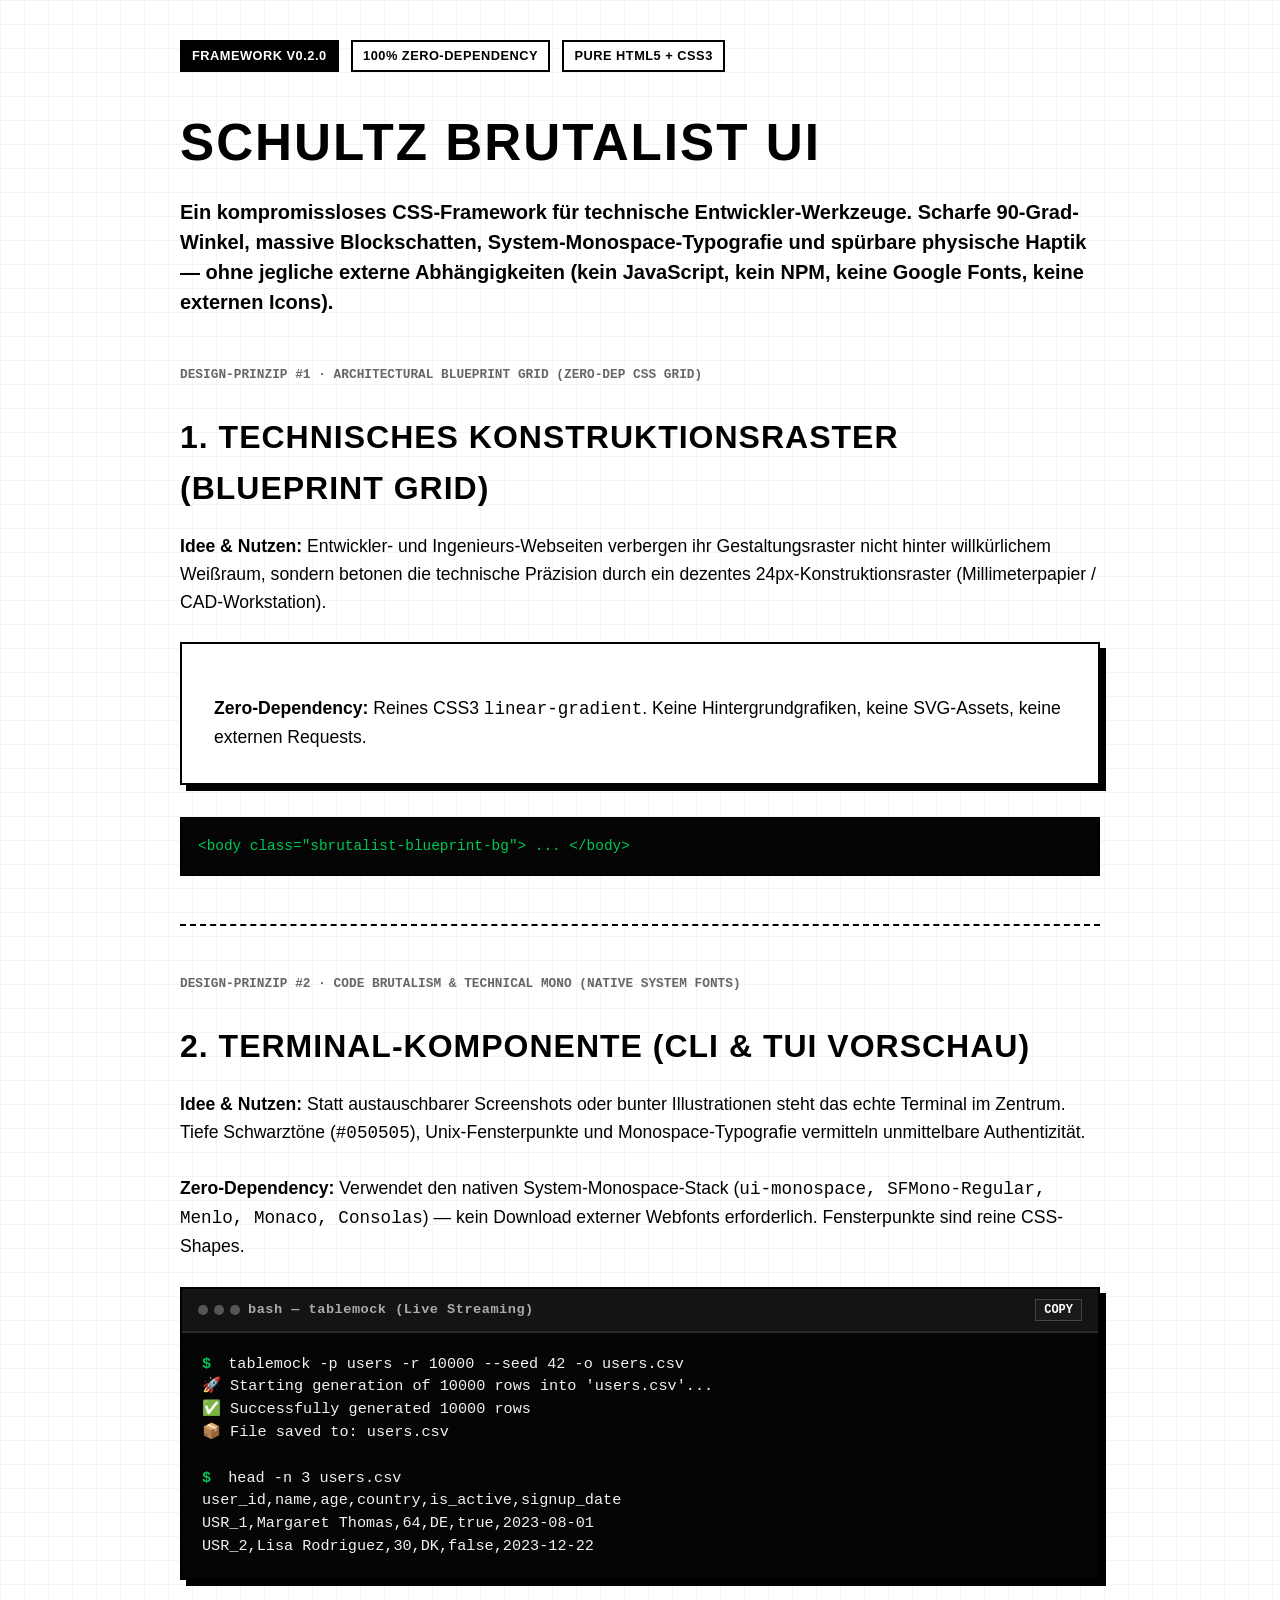
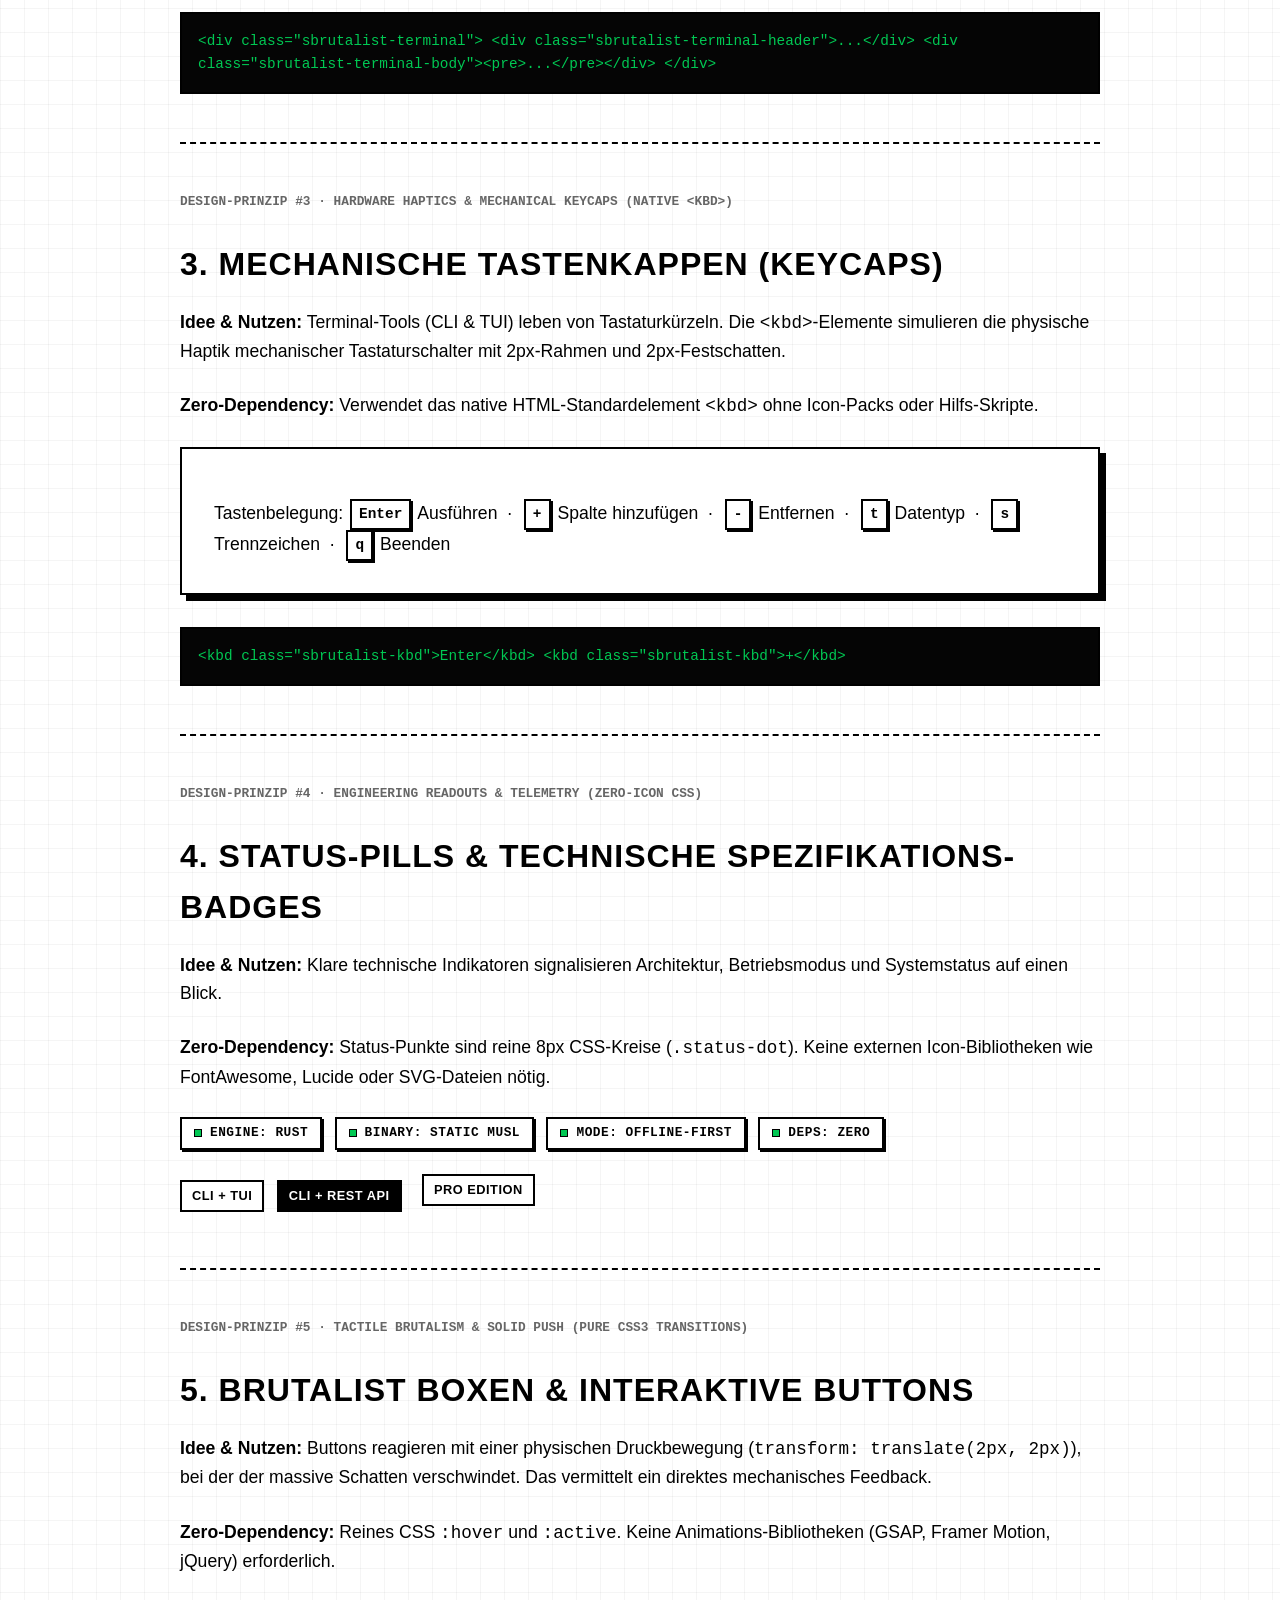
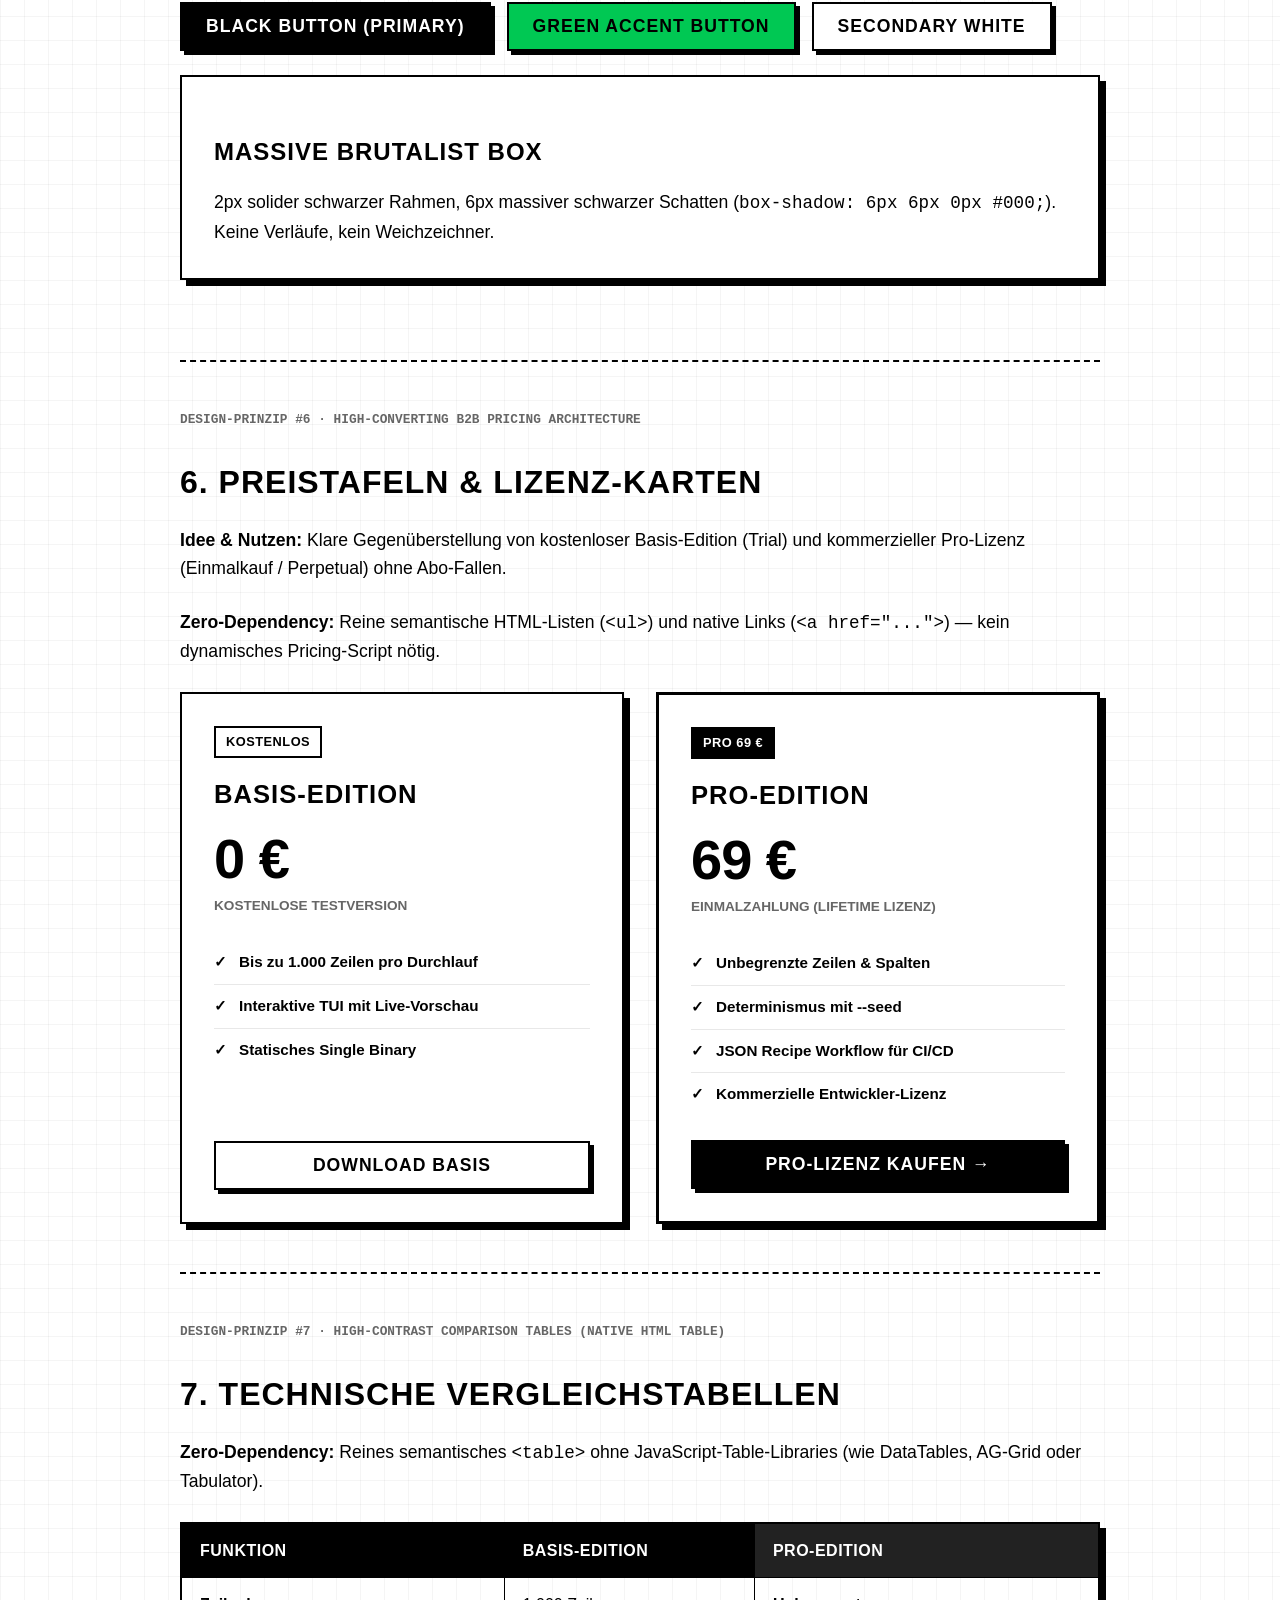
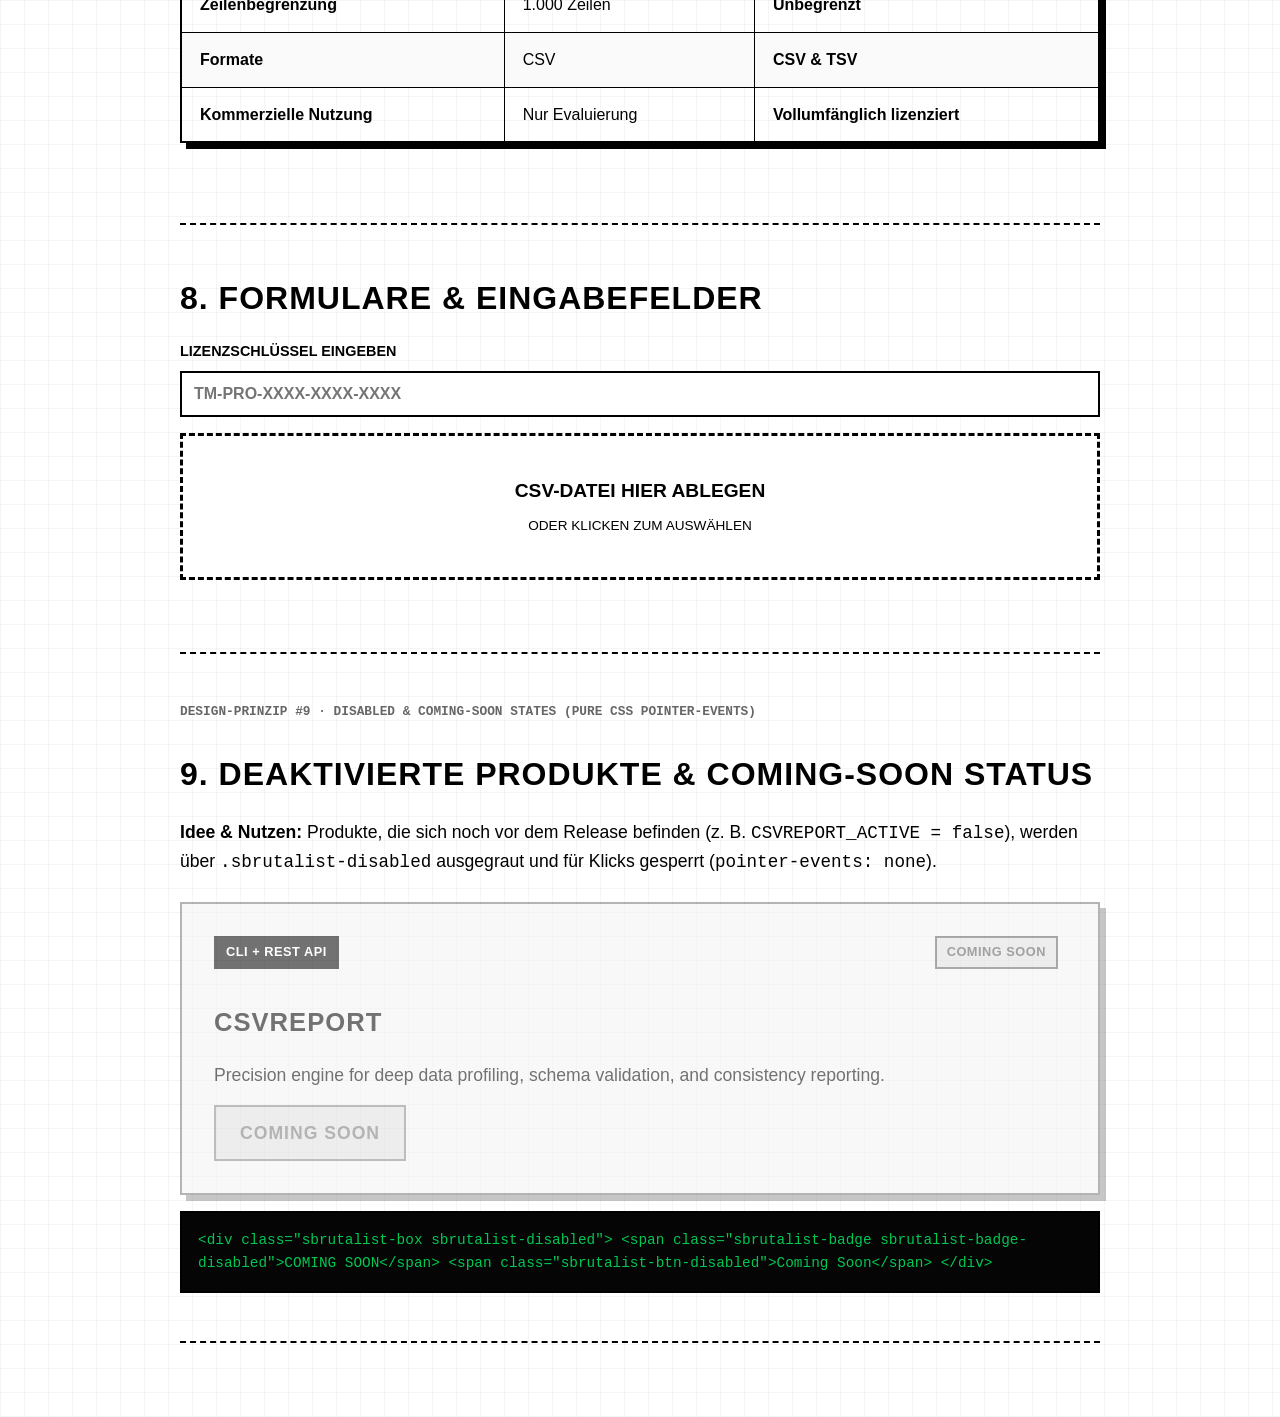
<file: showroom/index.html>
<!DOCTYPE html>
<html lang="en">
<head>
    <meta charset="UTF-8">
    <meta name="viewport" content="width=device-width, initial-scale=1.0">
    <title>Schultz Brutalist UI — Design Showroom & Principles</title>
    <!-- Link to the standalone CSS Framework -->
    <link rel="stylesheet" href="sbrutalist.css?v=4">
    <style>
        .component-section {
            border-bottom: 2px dashed #000000;
            padding-bottom: 48px;
            margin-bottom: 48px;
        }
        .code-block {
            background-color: #050505;
            color: #00C853;
            padding: 16px;
            font-family: ui-monospace, SFMono-Regular, Menlo, Monaco, Consolas, monospace;
            font-size: 0.9rem;
            display: block;
            margin-top: 16px;
            border: 2px solid #000000;
            overflow-x: auto;
        }
        .principle-tag {
            font-family: ui-monospace, monospace;
            font-size: 0.8rem;
            font-weight: 800;
            color: #666;
            text-transform: uppercase;
            margin-bottom: 8px;
            display: block;
        }
    </style>
</head>
<body class="sbrutalist-blueprint-bg">

    <div class="sbrutalist-container" style="max-width: 960px;">
        
        <!-- Header -->
        <div style="margin-bottom: 48px;">
            <div style="margin-bottom: 12px;">
                <span class="sbrutalist-badge sbrutalist-badge-invert">FRAMEWORK v0.2.0</span>
                <span class="sbrutalist-badge">100% ZERO-DEPENDENCY</span>
                <span class="sbrutalist-badge">PURE HTML5 + CSS3</span>
            </div>
            <h1 class="sbrutalist-h1" style="font-size: 3.2rem; line-height: 1.1;">Schultz Brutalist UI</h1>
            <p class="sbrutalist-p" style="font-size: 1.25rem; font-weight: 700; line-height: 1.5;">
                Ein kompromissloses CSS-Framework für technische Entwickler-Werkzeuge. Scharfe 90-Grad-Winkel, massive Blockschatten, System-Monospace-Typografie und spürbare physische Haptik &mdash; <strong>ohne jegliche externe Abhängigkeiten</strong> (kein JavaScript, kein NPM, keine Google Fonts, keine externen Icons).
            </p>
        </div>

        <!-- 1. Principle: Technical Blueprint Grid -->
        <div class="component-section">
            <span class="principle-tag">Design-Prinzip #1 &middot; Architectural Blueprint Grid (Zero-Dep CSS Grid)</span>
            <h2 class="sbrutalist-h2">1. Technisches Konstruktionsraster (Blueprint Grid)</h2>
            <p class="sbrutalist-p">
                <strong>Idee &amp; Nutzen:</strong> Entwickler- und Ingenieurs-Webseiten verbergen ihr Gestaltungsraster nicht hinter willkürlichem Weißraum, sondern betonen die technische Präzision durch ein dezentes 24px-Konstruktionsraster (Millimeterpapier / CAD-Workstation).
            </p>
            <div class="sbrutalist-box">
                <p class="sbrutalist-p" style="margin-bottom: 0;">
                    <strong>Zero-Dependency:</strong> Reines CSS3 <code>linear-gradient</code>. Keine Hintergrundgrafiken, keine SVG-Assets, keine externen Requests.
                </p>
            </div>
            <code class="code-block">&lt;body class="sbrutalist-blueprint-bg"&gt; ... &lt;/body&gt;</code>
        </div>

        <!-- 2. Principle: Code Brutalism & Technical Mono -->
        <div class="component-section">
            <span class="principle-tag">Design-Prinzip #2 &middot; Code Brutalism &amp; Technical Mono (Native System Fonts)</span>
            <h2 class="sbrutalist-h2">2. Terminal-Komponente (CLI &amp; TUI Vorschau)</h2>
            <p class="sbrutalist-p">
                <strong>Idee &amp; Nutzen:</strong> Statt austauschbarer Screenshots oder bunter Illustrationen steht das echte Terminal im Zentrum. Tiefe Schwarztöne (<code>#050505</code>), Unix-Fensterpunkte und Monospace-Typografie vermitteln unmittelbare Authentizität.
            </p>
            <p class="sbrutalist-p">
                <strong>Zero-Dependency:</strong> Verwendet den nativen System-Monospace-Stack (<code>ui-monospace, SFMono-Regular, Menlo, Monaco, Consolas</code>) &mdash; kein Download externer Webfonts erforderlich. Fensterpunkte sind reine CSS-Shapes.
            </p>
            
            <div class="sbrutalist-terminal">
                <div class="sbrutalist-terminal-header" style="justify-content: space-between;">
                    <div style="display: flex; align-items: center;">
                        <div class="sbrutalist-terminal-dots">
                            <span class="sbrutalist-terminal-dot"></span>
                            <span class="sbrutalist-terminal-dot"></span>
                            <span class="sbrutalist-terminal-dot"></span>
                        </div>
                        <span>bash &mdash; tablemock (Live Streaming)</span>
                    </div>
                    <button class="sbrutalist-copy-btn">COPY</button>
                </div>
                <div class="sbrutalist-terminal-body">
<pre><span class="sbrutalist-terminal-prompt">$</span> tablemock -p users -r 10000 --seed 42 -o users.csv
🚀 Starting generation of 10000 rows into 'users.csv'...
✅ Successfully generated 10000 rows
📦 File saved to: users.csv

<span class="sbrutalist-terminal-prompt">$</span> head -n 3 users.csv
user_id,name,age,country,is_active,signup_date
USR_1,Margaret Thomas,64,DE,true,2023-08-01
USR_2,Lisa Rodriguez,30,DK,false,2023-12-22</pre>
                </div>
            </div>

            <code class="code-block">&lt;div class="sbrutalist-terminal"&gt;
    &lt;div class="sbrutalist-terminal-header"&gt;...&lt;/div&gt;
    &lt;div class="sbrutalist-terminal-body"&gt;&lt;pre&gt;...&lt;/pre&gt;&lt;/div&gt;
&lt;/div&gt;</code>
        </div>

        <!-- 3. Principle: Tactile Brutalism & Mechanical Keycaps -->
        <div class="component-section">
            <span class="principle-tag">Design-Prinzip #3 &middot; Hardware Haptics &amp; Mechanical Keycaps (Native &lt;kbd&gt;)</span>
            <h2 class="sbrutalist-h2">3. Mechanische Tastenkappen (Keycaps)</h2>
            <p class="sbrutalist-p">
                <strong>Idee &amp; Nutzen:</strong> Terminal-Tools (CLI &amp; TUI) leben von Tastaturkürzeln. Die <code>&lt;kbd&gt;</code>-Elemente simulieren die physische Haptik mechanischer Tastaturschalter mit 2px-Rahmen und 2px-Festschatten.
            </p>
            <p class="sbrutalist-p">
                <strong>Zero-Dependency:</strong> Verwendet das native HTML-Standardelement <code>&lt;kbd&gt;</code> ohne Icon-Packs oder Hilfs-Skripte.
            </p>
            <div class="sbrutalist-box">
                <p class="sbrutalist-p" style="margin-bottom: 0;">
                    Tastenbelegung: 
                    <kbd class="sbrutalist-kbd">Enter</kbd> Ausführen &nbsp;&middot;&nbsp; 
                    <kbd class="sbrutalist-kbd">+</kbd> Spalte hinzufügen &nbsp;&middot;&nbsp; 
                    <kbd class="sbrutalist-kbd">-</kbd> Entfernen &nbsp;&middot;&nbsp; 
                    <kbd class="sbrutalist-kbd">t</kbd> Datentyp &nbsp;&middot;&nbsp; 
                    <kbd class="sbrutalist-kbd">s</kbd> Trennzeichen &nbsp;&middot;&nbsp; 
                    <kbd class="sbrutalist-kbd">q</kbd> Beenden
                </p>
            </div>
            <code class="code-block">&lt;kbd class="sbrutalist-kbd"&gt;Enter&lt;/kbd&gt;
&lt;kbd class="sbrutalist-kbd"&gt;+&lt;/kbd&gt;</code>
        </div>

        <!-- 4. Principle: Engineering Readouts & Telemetry Badges -->
        <div class="component-section">
            <span class="principle-tag">Design-Prinzip #4 &middot; Engineering Readouts &amp; Telemetry (Zero-Icon CSS)</span>
            <h2 class="sbrutalist-h2">4. Status-Pills &amp; Technische Spezifikations-Badges</h2>
            <p class="sbrutalist-p">
                <strong>Idee &amp; Nutzen:</strong> Klare technische Indikatoren signalisieren Architektur, Betriebsmodus und Systemstatus auf einen Blick.
            </p>
            <p class="sbrutalist-p">
                <strong>Zero-Dependency:</strong> Status-Punkte sind reine 8px CSS-Kreise (<code>.status-dot</code>). Keine externen Icon-Bibliotheken wie FontAwesome, Lucide oder SVG-Dateien nötig.
            </p>
            <div>
                <span class="sbrutalist-spec-pill"><span class="status-dot"></span>ENGINE: RUST</span>
                <span class="sbrutalist-spec-pill"><span class="status-dot"></span>BINARY: STATIC MUSL</span>
                <span class="sbrutalist-spec-pill"><span class="status-dot"></span>MODE: OFFLINE-FIRST</span>
                <span class="sbrutalist-spec-pill"><span class="status-dot"></span>DEPS: ZERO</span>
            </div>
            <div style="margin-top: 16px;">
                <span class="sbrutalist-badge">CLI + TUI</span>
                <span class="sbrutalist-badge sbrutalist-badge-invert">CLI + REST API</span>
                <span class="sbrutalist-badge sbrutalist-badge-pro">PRO EDITION</span>
            </div>
        </div>

        <!-- 5. Principle: Hard Offset Shadows & Push Interaction -->
        <div class="component-section">
            <span class="principle-tag">Design-Prinzip #5 &middot; Tactile Brutalism &amp; Solid Push (Pure CSS3 Transitions)</span>
            <h2 class="sbrutalist-h2">5. Brutalist Boxen &amp; Interaktive Buttons</h2>
            <p class="sbrutalist-p">
                <strong>Idee &amp; Nutzen:</strong> Buttons reagieren mit einer physischen Druckbewegung (<code>transform: translate(2px, 2px)</code>), bei der der massive Schatten verschwindet. Das vermittelt ein direktes mechanisches Feedback.
            </p>
            <p class="sbrutalist-p">
                <strong>Zero-Dependency:</strong> Reines CSS <code>:hover</code> und <code>:active</code>. Keine Animations-Bibliotheken (GSAP, Framer Motion, jQuery) erforderlich.
            </p>
            
            <div style="display: flex; gap: 16px; flex-wrap: wrap; margin-bottom: 24px;">
                <button class="sbrutalist-btn-black">Black Button (Primary)</button>
                <button class="sbrutalist-btn-primary">Green Accent Button</button>
                <button class="sbrutalist-btn-secondary">Secondary White</button>
            </div>

            <div class="sbrutalist-box">
                <h3 class="sbrutalist-h2" style="font-size: 1.5rem;">Massive Brutalist Box</h3>
                <p class="sbrutalist-p" style="margin-bottom: 0;">
                    2px solider schwarzer Rahmen, 6px massiver schwarzer Schatten (<code>box-shadow: 6px 6px 0px #000;</code>). Keine Verläufe, kein Weichzeichner.
                </p>
            </div>
        </div>

        <!-- 6. Principle: B2B Pricing Architecture -->
        <div class="component-section">
            <span class="principle-tag">Design-Prinzip #6 &middot; High-Converting B2B Pricing Architecture</span>
            <h2 class="sbrutalist-h2">6. Preistafeln &amp; Lizenz-Karten</h2>
            <p class="sbrutalist-p">
                <strong>Idee &amp; Nutzen:</strong> Klare Gegenüberstellung von kostenloser Basis-Edition (Trial) und kommerzieller Pro-Lizenz (Einmalkauf / Perpetual) ohne Abo-Fallen.
            </p>
            <p class="sbrutalist-p">
                <strong>Zero-Dependency:</strong> Reine semantische HTML-Listen (<code>&lt;ul&gt;</code>) und native Links (<code>&lt;a href="..."&gt;</code>) &mdash; kein dynamisches Pricing-Script nötig.
            </p>

            <div class="sbrutalist-grid-2">
                <div class="sbrutalist-pricing-card">
                    <div>
                        <span class="sbrutalist-badge">KOSTENLOS</span>
                        <h3 class="sbrutalist-h2" style="font-size: 1.6rem; margin: 8px 0;">BASIS-EDITION</h3>
                        <div class="sbrutalist-price-tag">0 €</div>
                        <div class="sbrutalist-price-sub">Kostenlose Testversion</div>
                        <ul class="sbrutalist-feature-list">
                            <li><span class="bullet">✓</span><div class="feature-text">Bis zu 1.000 Zeilen pro Durchlauf</div></li>
                            <li><span class="bullet">✓</span><div class="feature-text">Interaktive TUI mit Live-Vorschau</div></li>
                            <li><span class="bullet">✓</span><div class="feature-text">Statisches Single Binary</div></li>
                        </ul>
                    </div>
                    <button class="sbrutalist-btn-secondary" style="width: 100%;">Download Basis</button>
                </div>

                <div class="sbrutalist-pricing-card featured" style="border-width: 3px;">
                    <div>
                        <span class="sbrutalist-badge sbrutalist-badge-invert">PRO 69 €</span>
                        <h3 class="sbrutalist-h2" style="font-size: 1.6rem; margin: 8px 0;">PRO-EDITION</h3>
                        <div class="sbrutalist-price-tag">69 €</div>
                        <div class="sbrutalist-price-sub">Einmalzahlung (Lifetime Lizenz)</div>
                        <ul class="sbrutalist-feature-list">
                            <li><span class="bullet">✓</span><div class="feature-text"><strong>Unbegrenzte Zeilen &amp; Spalten</strong></div></li>
                            <li><span class="bullet">✓</span><div class="feature-text"><strong>Determinismus mit --seed</strong></div></li>
                            <li><span class="bullet">✓</span><div class="feature-text"><strong>JSON Recipe Workflow für CI/CD</strong></div></li>
                            <li><span class="bullet">✓</span><div class="feature-text"><strong>Kommerzielle Entwickler-Lizenz</strong></div></li>
                        </ul>
                    </div>
                    <button class="sbrutalist-btn-black" style="width: 100%;">Pro-Lizenz kaufen &rarr;</button>
                </div>
            </div>
        </div>

        <!-- 7. Spec Tables -->
        <div class="component-section">
            <span class="principle-tag">Design-Prinzip #7 &middot; High-Contrast Comparison Tables (Native HTML Table)</span>
            <h2 class="sbrutalist-h2">7. Technische Vergleichstabellen</h2>
            <p class="sbrutalist-p">
                <strong>Zero-Dependency:</strong> Reines semantisches <code>&lt;table&gt;</code> ohne JavaScript-Table-Libraries (wie DataTables, AG-Grid oder Tabulator).
            </p>
            
            <table class="sbrutalist-table">
                <thead>
                    <tr>
                        <th>Funktion</th>
                        <th>Basis-Edition</th>
                        <th style="background-color: #222;">Pro-Edition</th>
                    </tr>
                </thead>
                <tbody>
                    <tr>
                        <td><strong>Zeilenbegrenzung</strong></td>
                        <td>1.000 Zeilen</td>
                        <td><strong>Unbegrenzt</strong></td>
                    </tr>
                    <tr>
                        <td><strong>Formate</strong></td>
                        <td>CSV</td>
                        <td><strong>CSV &amp; TSV</strong></td>
                    </tr>
                    <tr>
                        <td><strong>Kommerzielle Nutzung</strong></td>
                        <td>Nur Evaluierung</td>
                        <td><strong>Vollumfänglich lizenziert</strong></td>
                    </tr>
                </tbody>
            </table>
        </div>

        <!-- 8. Forms & Inputs -->
        <div class="component-section">
            <h2 class="sbrutalist-h2">8. Formulare &amp; Eingabefelder</h2>
            <label class="sbrutalist-label">Lizenzschlüssel eingeben</label>
            <input type="text" class="sbrutalist-input" placeholder="TM-PRO-XXXX-XXXX-XXXX">
            
            <div class="sbrutalist-dropzone">
                CSV-Datei hier ablegen
                <div style="font-size: 0.85rem; margin-top: 8px; font-weight: 500;">Oder klicken zum Auswählen</div>
            </div>
        </div>

        <!-- 9. Disabled & Coming Soon States -->
        <div class="component-section">
            <span class="principle-tag">Design-Prinzip #9 &middot; Disabled &amp; Coming-Soon States (Pure CSS Pointer-Events)</span>
            <h2 class="sbrutalist-h2">9. Deaktivierte Produkte &amp; Coming-Soon Status</h2>
            <p class="sbrutalist-p">
                <strong>Idee &amp; Nutzen:</strong> Produkte, die sich noch vor dem Release befinden (z. B. <code>CSVREPORT_ACTIVE = false</code>), werden über <code>.sbrutalist-disabled</code> ausgegraut und für Klicks gesperrt (<code>pointer-events: none</code>).
            </p>
            <div class="sbrutalist-box sbrutalist-disabled" style="margin-bottom: 16px;">
                <div style="display: flex; justify-content: space-between; align-items: center; margin-bottom: 12px;">
                    <span class="sbrutalist-badge sbrutalist-badge-invert">CLI + REST API</span>
                    <span class="sbrutalist-badge sbrutalist-badge-disabled">COMING SOON</span>
                </div>
                <h3 class="sbrutalist-h2" style="font-size: 1.6rem; margin-bottom: 8px;">CSVREPORT</h3>
                <p class="sbrutalist-p" style="margin-bottom: 16px;">
                    Precision engine for deep data profiling, schema validation, and consistency reporting.
                </p>
                <span class="sbrutalist-btn-disabled">Coming Soon</span>
            </div>
            <code class="code-block">&lt;div class="sbrutalist-box sbrutalist-disabled"&gt;
    &lt;span class="sbrutalist-badge sbrutalist-badge-disabled"&gt;COMING SOON&lt;/span&gt;
    &lt;span class="sbrutalist-btn-disabled"&gt;Coming Soon&lt;/span&gt;
&lt;/div&gt;</code>
        </div>

    </div>

</body>
</html>
</file>
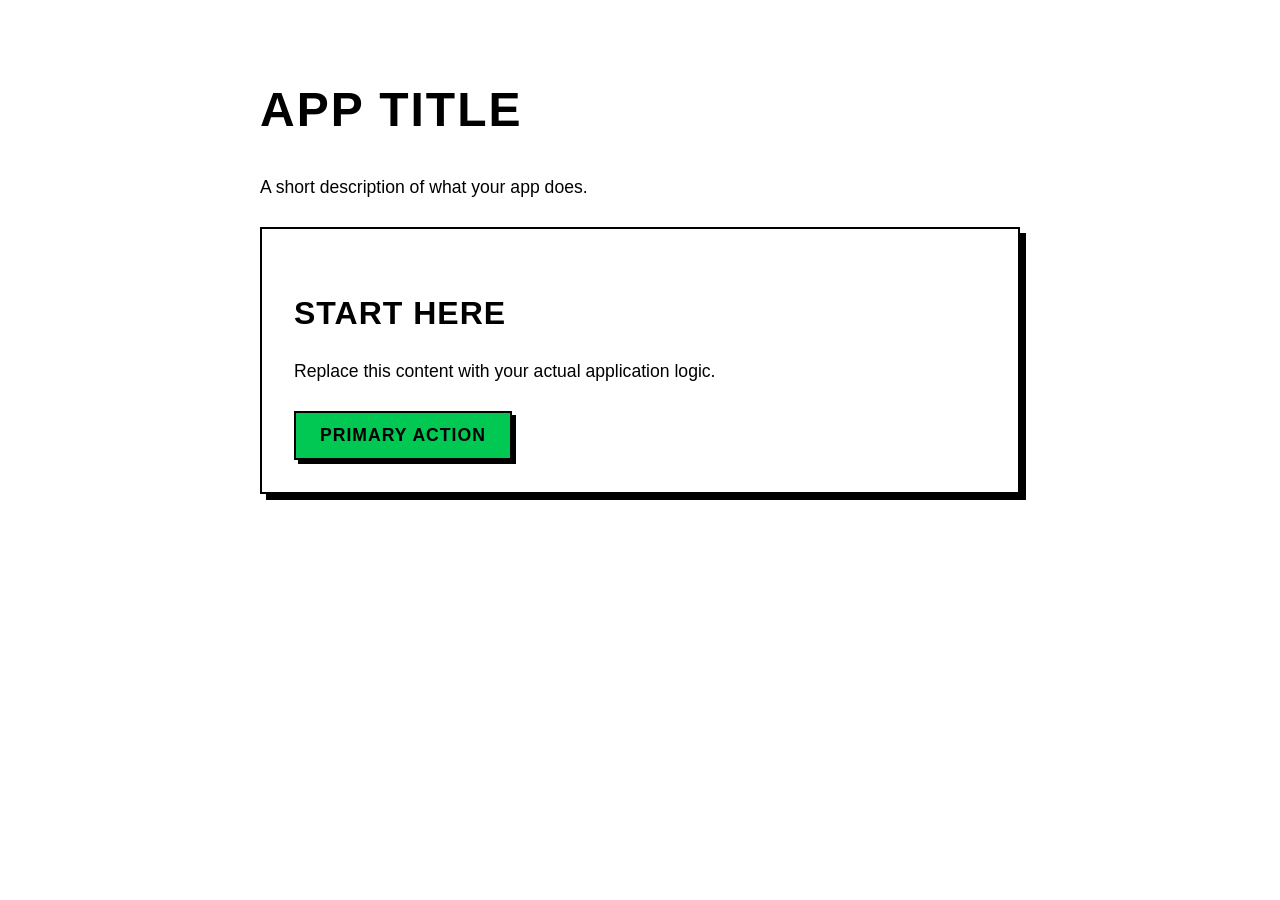
<file: showroom/template.html>
<!DOCTYPE html>
<html lang="en">
<head>
    <meta charset="UTF-8">
    <meta name="viewport" content="width=device-width, initial-scale=1.0">
    <title>Your App Name</title>
    
    <!-- 1. Include the Brutalist CSS Framework -->
    <link rel="stylesheet" href="sbrutalist.css?v=3">
</head>
<body>

    <!-- 2. Main Container -->
    <div class="sbrutalist-container">
        
        <!-- Header -->
        <h1 class="sbrutalist-h1">APP TITLE</h1>
        <p class="sbrutalist-p">A short description of what your app does.</p>
        
        <!-- Main Content Box -->
        <div class="sbrutalist-box">
            <h2 class="sbrutalist-h2">Start Here</h2>
            <p class="sbrutalist-p">Replace this content with your actual application logic.</p>
            
            <button class="sbrutalist-btn-primary">Primary Action</button>
        </div>

    </div>

</body>
</html>
</file>
<file: showroom/sbrutalist.css>
/* Schultz Brutalist UI - Zero-Dependency Monochrome CSS Framework */

*, *::before, *::after {
    box-sizing: border-box;
}

:root {
    --bg-body: #ffffff;
    --text-main: #000000;
    --color-primary: #00C853; /* Green */
    --color-warning: #FFD600; /* Yellow */
    --color-danger: #FF3860;  /* Red */
    --border-width: 2px;
}

html, body {
    overflow-x: hidden;
    max-width: 100%;
}

body {
    background-color: var(--bg-body);
    color: var(--text-main);
    font-family: 'Inter', -apple-system, BlinkMacSystemFont, "Segoe UI", Roboto, sans-serif;
    margin: 0;
    padding: 0;
    line-height: 1.6;
}

/* Typography */
.sbrutalist-h1 {
    font-size: 3rem;
    font-weight: 900;
    text-transform: uppercase;
    letter-spacing: 2px;
    margin-bottom: 0.5em;
    color: var(--text-main);
}

.sbrutalist-h2 {
    font-size: 2rem;
    font-weight: 800;
    text-transform: uppercase;
    letter-spacing: 1px;
    margin-bottom: 0.5em;
    color: var(--text-main);
}

.sbrutalist-p {
    font-size: 1.1rem;
    font-weight: 500;
    margin-bottom: 1.5em;
}

.sbrutalist-label {
    font-weight: 800;
    font-size: 0.9rem;
    text-transform: uppercase;
    margin-bottom: 8px;
    display: block;
}

/* Layout Elements */
.sbrutalist-container {
    max-width: 800px;
    margin: 0 auto;
    padding: 40px 20px;
}

.sbrutalist-box {
    background-color: #ffffff;
    color: #000000;
    border: var(--border-width) solid #000000;
    box-shadow: 6px 6px 0px #000000;
    border-radius: 0;
    padding: 32px;
    margin-bottom: 32px;
}

/* Buttons */
.sbrutalist-btn-primary, .sbrutalist-btn-secondary {
    display: inline-block;
    font-weight: 900;
    font-size: 1.1rem;
    padding: 12px 24px;
    border: var(--border-width) solid #000000;
    border-radius: 0;
    text-transform: uppercase;
    letter-spacing: 1px;
    box-shadow: 4px 4px 0px #000000;
    cursor: pointer;
    transition: all 0.15s ease-out;
    text-decoration: none;
    text-align: center;
}

.sbrutalist-btn-primary {
    background-color: var(--color-primary);
    color: #000000;
}

.sbrutalist-btn-primary:hover {
    background-color: #000000;
    color: var(--color-primary);
    box-shadow: 0px 0px 0px #000000;
    transform: translate(4px, 4px);
}

.sbrutalist-btn-secondary {
    background-color: #ffffff;
    color: #000000;
}

.sbrutalist-btn-secondary:hover {
    background-color: #000000;
    color: #ffffff;
    box-shadow: 0px 0px 0px #000000;
    transform: translate(4px, 4px);
}

/* Forms */
.sbrutalist-input {
    width: 100%;
    padding: 12px;
    background-color: #ffffff;
    color: #000000;
    border: var(--border-width) solid #000000;
    border-radius: 0;
    font-weight: 700;
    font-size: 1rem;
    font-family: inherit;
    transition: all 0.2s ease;
    box-sizing: border-box;
    margin-bottom: 16px;
}

.sbrutalist-input:hover {
    background-color: #f0f0f0;
}

.sbrutalist-input:focus {
    border-color: var(--color-primary);
    outline: none;
    background-color: #ffffff;
}

.sbrutalist-dropzone {
    border: 3px dashed #000000;
    background-color: #ffffff;
    color: #000000;
    padding: 40px;
    text-align: center;
    cursor: pointer;
    font-weight: 800;
    font-size: 1.2rem;
    text-transform: uppercase;
    transition: all 0.2s ease;
    margin-bottom: 24px;
}

.sbrutalist-dropzone:hover {
    background-color: #000000;
    color: #ffffff;
    border-style: solid;
}

/* Badges & Alerts */
.sbrutalist-badge-pro {
    background-color: var(--color-warning);
    color: #000000;
    padding: 2px 6px;
    border: 1px solid #000000;
    font-size: 0.7em;
    font-weight: 900;
    letter-spacing: 0.5px;
    vertical-align: super;
    margin-left: 8px;
}

.sbrutalist-alert-danger {
    background-color: var(--color-danger);
    color: #000000;
    border: var(--border-width) solid #000000;
    padding: 16px;
    font-weight: 800;
    box-shadow: 4px 4px 0px #000000;
    margin-bottom: 24px;
    text-transform: uppercase;
}

/* Responsive Grid System */
.sbrutalist-grid-responsive, .sbrutalist-grid-2, .sbrutalist-grid-3 {
    display: grid;
    gap: 32px;
}

.sbrutalist-grid-2, .sbrutalist-grid-responsive {
    grid-template-columns: repeat(2, 1fr);
}

.sbrutalist-grid-3 {
    grid-template-columns: repeat(3, 1fr);
}

@media (max-width: 768px) {
    .sbrutalist-grid-2, .sbrutalist-grid-3, .sbrutalist-grid-responsive {
        grid-template-columns: 1fr;
    }
}

/* Terminal Component */
.sbrutalist-terminal {
    background-color: #050505;
    color: #f0f0f0;
    border: var(--border-width) solid #000000;
    box-shadow: 6px 6px 0px #000000;
    font-family: ui-monospace, SFMono-Regular, Menlo, Monaco, Consolas, "Liberation Mono", "Courier New", monospace;
    overflow: hidden;
    margin-bottom: 32px;
}

.sbrutalist-terminal-header {
    background-color: #141414;
    border-bottom: 2px solid #282828;
    padding: 10px 16px;
    display: flex;
    align-items: center;
    gap: 8px;
    font-size: 0.85rem;
    font-weight: 700;
    letter-spacing: 0.5px;
    color: #aaaaaa;
}

.sbrutalist-terminal-dots {
    display: flex;
    gap: 6px;
    margin-right: 8px;
}

.sbrutalist-terminal-dot {
    width: 10px;
    height: 10px;
    border-radius: 50%;
    background-color: #555555;
    display: inline-block;
}

.sbrutalist-terminal-body {
    padding: 20px;
    overflow-x: auto;
    font-size: 0.95rem;
    line-height: 1.5;
}

.sbrutalist-terminal-body pre {
    margin: 0;
    font-family: inherit;
    color: #f1f1f1;
    white-space: pre;
}

.sbrutalist-terminal-prompt {
    color: var(--color-primary);
    font-weight: 700;
    margin-right: 8px;
}

/* Badges & Tags */
.sbrutalist-badge {
    display: inline-block;
    padding: 4px 10px;
    border: 2px solid #000000;
    font-size: 0.8rem;
    font-weight: 900;
    text-transform: uppercase;
    letter-spacing: 0.5px;
    background-color: #ffffff;
    color: #000000;
    margin-right: 8px;
    margin-bottom: 8px;
}

.sbrutalist-badge-invert {
    background-color: #000000;
    color: #ffffff;
}

/* Black Button */
.sbrutalist-btn-black {
    display: inline-block;
    background-color: #000000;
    color: #ffffff;
    border: var(--border-width) solid #000000;
    padding: 12px 24px;
    font-weight: 900;
    font-size: 1.1rem;
    text-transform: uppercase;
    letter-spacing: 1px;
    box-shadow: 4px 4px 0px #000000;
    cursor: pointer;
    text-decoration: none;
    text-align: center;
    transition: all 0.15s ease-out;
}

.sbrutalist-btn-black:hover {
    background-color: #ffffff;
    color: #000000;
    box-shadow: 0px 0px 0px #000000;
    transform: translate(4px, 4px);
}

/* Pricing Cards */
.sbrutalist-pricing-card {
    background-color: #ffffff;
    border: var(--border-width) solid #000000;
    box-shadow: 6px 6px 0px #000000;
    padding: 32px;
    display: flex;
    flex-direction: column;
    justify-content: space-between;
}

.sbrutalist-price-tag {
    font-size: 3.5rem;
    font-weight: 900;
    letter-spacing: -1px;
    line-height: 1;
    margin: 16px 0 8px 0;
}

.sbrutalist-price-sub {
    font-size: 0.85rem;
    font-weight: 700;
    text-transform: uppercase;
    color: #666666;
    margin-bottom: 24px;
}

.sbrutalist-feature-list {
    list-style: none;
    padding: 0;
    margin: 24px 0;
}

.sbrutalist-feature-list li {
    padding: 10px 0;
    border-bottom: 1px solid #e8e8e8;
    font-size: 0.95rem;
    font-weight: 600;
    line-height: 1.5;
    display: flex;
    align-items: flex-start;
    gap: 12px;
}

.sbrutalist-feature-list li .bullet {
    font-weight: 900;
    color: #000000;
    flex-shrink: 0;
    line-height: 1.5;
}

.sbrutalist-feature-list li .feature-text {
    flex: 1;
    min-width: 0;
}

.sbrutalist-feature-list li:last-child {
    border-bottom: none;
}

/* Tables */
.sbrutalist-table {
    width: 100%;
    border-collapse: collapse;
    border: var(--border-width) solid #000000;
    box-shadow: 6px 6px 0px #000000;
    margin: 24px 0 32px 0;
    font-size: 1rem;
}

.sbrutalist-table th, .sbrutalist-table td {
    border: 1px solid #000000;
    padding: 14px 18px;
    text-align: left;
}

.sbrutalist-table th {
    background-color: #000000;
    color: #ffffff;
    font-weight: 900;
    text-transform: uppercase;
    letter-spacing: 0.5px;
}

.sbrutalist-table tr:nth-child(even) td {
    background-color: #fafafa;
}

/* Technical Blueprint Grid Pattern */
.sbrutalist-blueprint-bg {
    background-color: #ffffff;
    background-image: 
        linear-gradient(to right, rgba(0, 0, 0, 0.04) 1px, transparent 1px),
        linear-gradient(to bottom, rgba(0, 0, 0, 0.04) 1px, transparent 1px);
    background-size: 24px 24px;
}

/* Mechanical Keyboard Keys */
kbd.sbrutalist-kbd {
    display: inline-block;
    font-family: ui-monospace, SFMono-Regular, Menlo, Monaco, Consolas, monospace;
    font-weight: 800;
    font-size: 0.82em;
    padding: 2px 7px;
    border: 2px solid #000000;
    background-color: #ffffff;
    color: #000000;
    box-shadow: 2px 2px 0px #000000;
    border-radius: 0;
    margin: 0 2px;
    vertical-align: middle;
}

/* Technical Spec & Status Badges */
.sbrutalist-spec-pill {
    display: inline-flex;
    align-items: center;
    gap: 8px;
    font-family: ui-monospace, SFMono-Regular, monospace;
    font-size: 0.8rem;
    font-weight: 700;
    padding: 4px 12px;
    border: 2px solid #000000;
    background-color: #ffffff;
    color: #000000;
    box-shadow: 2px 2px 0px #000000;
    margin-right: 8px;
    margin-bottom: 8px;
    text-transform: uppercase;
    letter-spacing: 0.5px;
}

.sbrutalist-spec-pill .status-dot {
    width: 8px;
    height: 8px;
    background-color: var(--color-primary);
    border: 1px solid #000000;
    display: inline-block;
}

/* One-Click Copy Button */
.sbrutalist-copy-btn {
    font-family: ui-monospace, monospace;
    font-size: 0.75rem;
    font-weight: 800;
    background-color: #1a1a1a;
    color: #ffffff;
    border: 1px solid #444444;
    padding: 3px 8px;
    cursor: pointer;
    text-transform: uppercase;
    transition: all 0.15s ease;
}

.sbrutalist-copy-btn:hover {
    background-color: #ffffff;
    color: #000000;
}

/* Disabled / Inactive Product & Component State */
.sbrutalist-disabled {
    opacity: 0.55;
    filter: grayscale(100%);
    background-color: #f4f4f4 !important;
    border-color: #777777 !important;
    box-shadow: 6px 6px 0px #999999 !important;
    pointer-events: none !important;
    user-select: none;
}

.sbrutalist-btn-disabled {
    display: inline-block;
    background-color: #e0e0e0 !important;
    color: #777777 !important;
    border: var(--border-width) solid #888888 !important;
    padding: 12px 24px;
    font-weight: 900;
    font-size: 1.1rem;
    text-transform: uppercase;
    letter-spacing: 1px;
    box-shadow: none !important;
    cursor: not-allowed !important;
    pointer-events: none !important;
    text-decoration: none;
    text-align: center;
    user-select: none;
}

.sbrutalist-badge-disabled {
    display: inline-block;
    padding: 4px 10px;
    border: 2px solid #666666;
    font-size: 0.8rem;
    font-weight: 900;
    text-transform: uppercase;
    letter-spacing: 0.5px;
    background-color: #e0e0e0;
    color: #555555;
    margin-right: 8px;
    margin-bottom: 8px;
}

.sbrutalist-link-disabled {
    color: #999999 !important;
    cursor: not-allowed !important;
    pointer-events: none !important;
    text-decoration: line-through !important;
    margin: 0 14px;
    text-transform: uppercase;
    letter-spacing: 0.5px;
}

/* Mobile & Smartphone Responsive Architecture */
@media (max-width: 768px) {
    .sbrutalist-h1 {
        font-size: 2.2rem !important;
        letter-spacing: 1px;
        word-break: break-word;
    }

    .sbrutalist-h2 {
        font-size: 1.5rem !important;
        letter-spacing: 0.5px;
    }

    .sbrutalist-p {
        font-size: 1rem !important;
    }

    .sbrutalist-container {
        padding: 24px 16px;
    }

    .sbrutalist-box,
    .sbrutalist-pricing-card {
        padding: 20px;
        margin-bottom: 24px;
        box-shadow: 4px 4px 0px #000000;
    }

    .sbrutalist-price-tag {
        font-size: 2.6rem;
    }

    .sbrutalist-terminal {
        box-shadow: 4px 4px 0px #000000;
    }

    .sbrutalist-terminal-header {
        padding: 8px 12px;
        font-size: 0.75rem;
    }

    .sbrutalist-terminal-body {
        padding: 14px;
        font-size: 0.8rem;
        -webkit-overflow-scrolling: touch;
    }

    .sbrutalist-table {
        display: block;
        width: 100%;
        overflow-x: auto;
        -webkit-overflow-scrolling: touch;
        box-shadow: 4px 4px 0px #000000;
        font-size: 0.9rem;
    }

    .sbrutalist-table th,
    .sbrutalist-table td {
        padding: 10px 12px;
    }
}

@media (max-width: 480px) {
    .sbrutalist-h1 {
        font-size: 1.85rem !important;
    }

    .sbrutalist-h2 {
        font-size: 1.3rem !important;
    }

    .sbrutalist-box,
    .sbrutalist-pricing-card {
        padding: 16px;
    }

    .sbrutalist-btn-primary,
    .sbrutalist-btn-secondary,
    .sbrutalist-btn-black,
    .sbrutalist-btn-disabled {
        width: 100%;
        padding: 12px 16px !important;
        font-size: 1rem !important;
    }

    .sbrutalist-terminal-body {
        padding: 12px;
        font-size: 0.72rem;
    }
}
</file>
